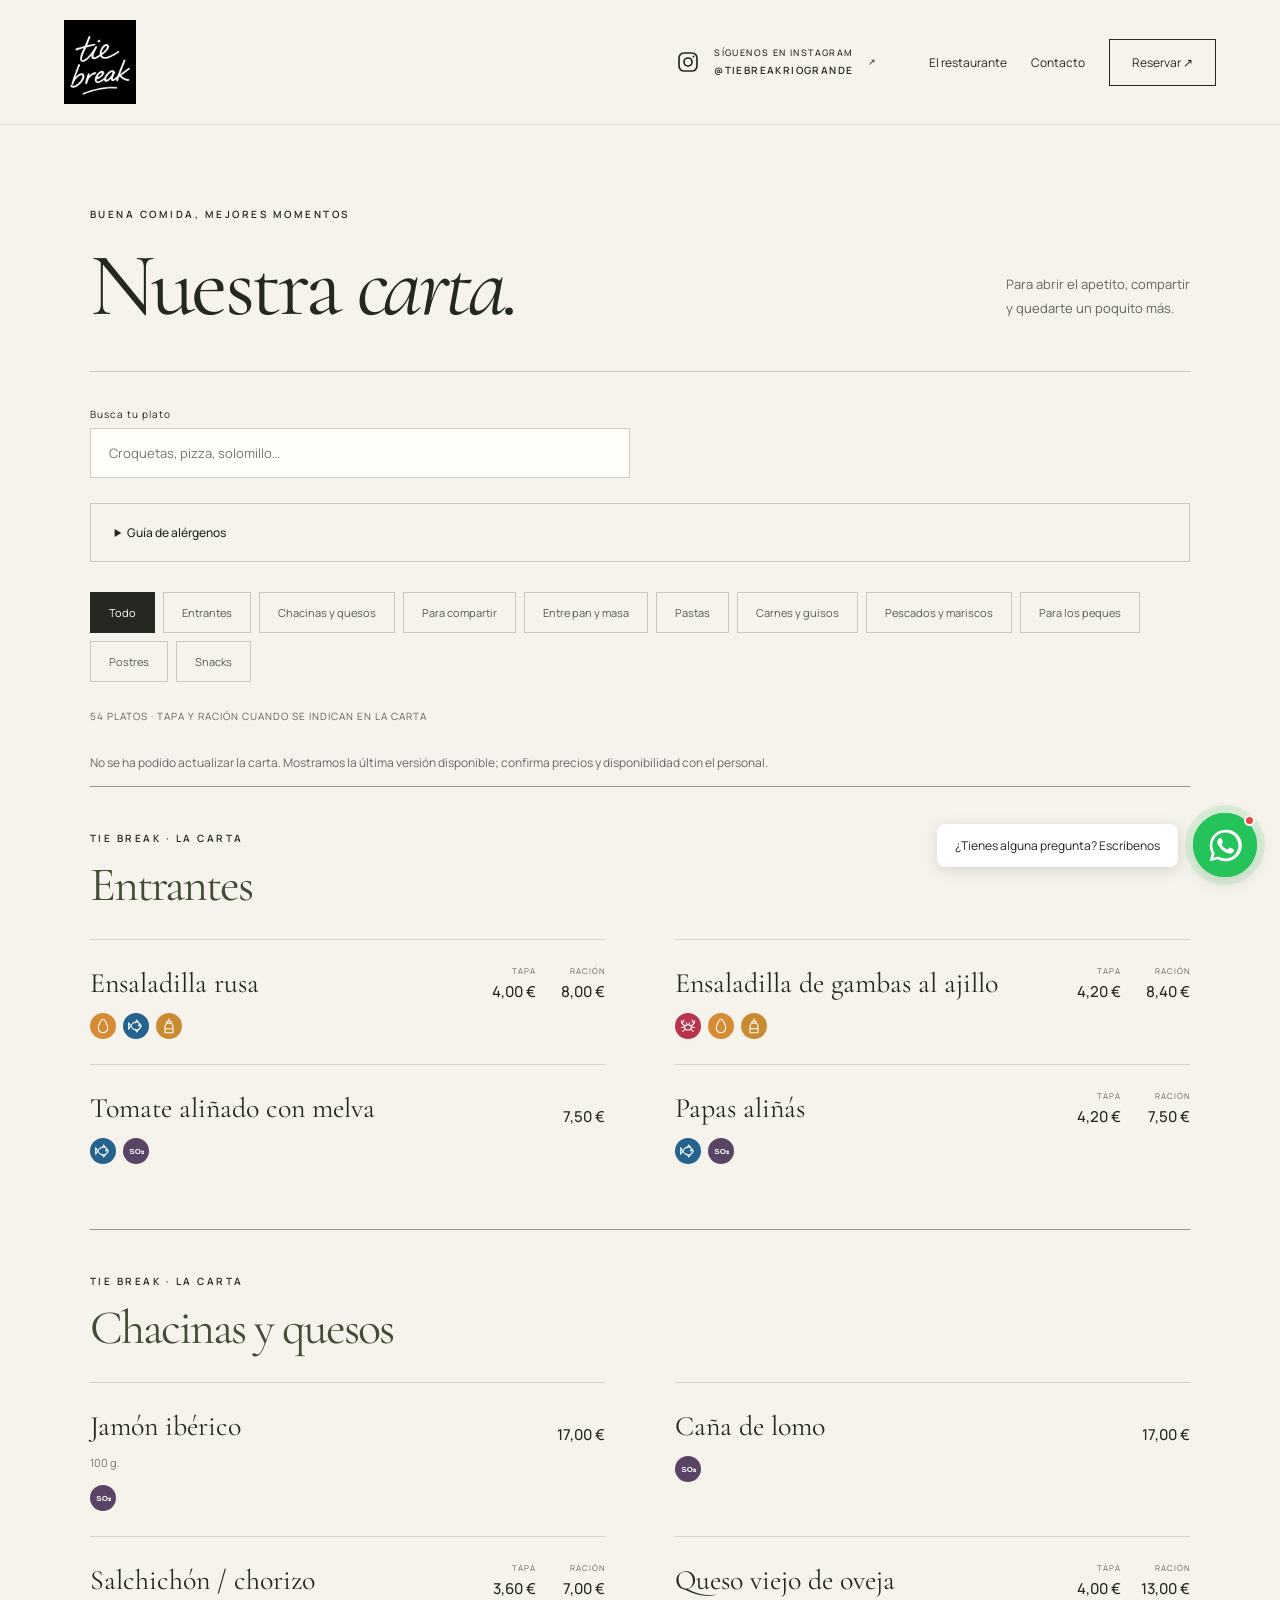
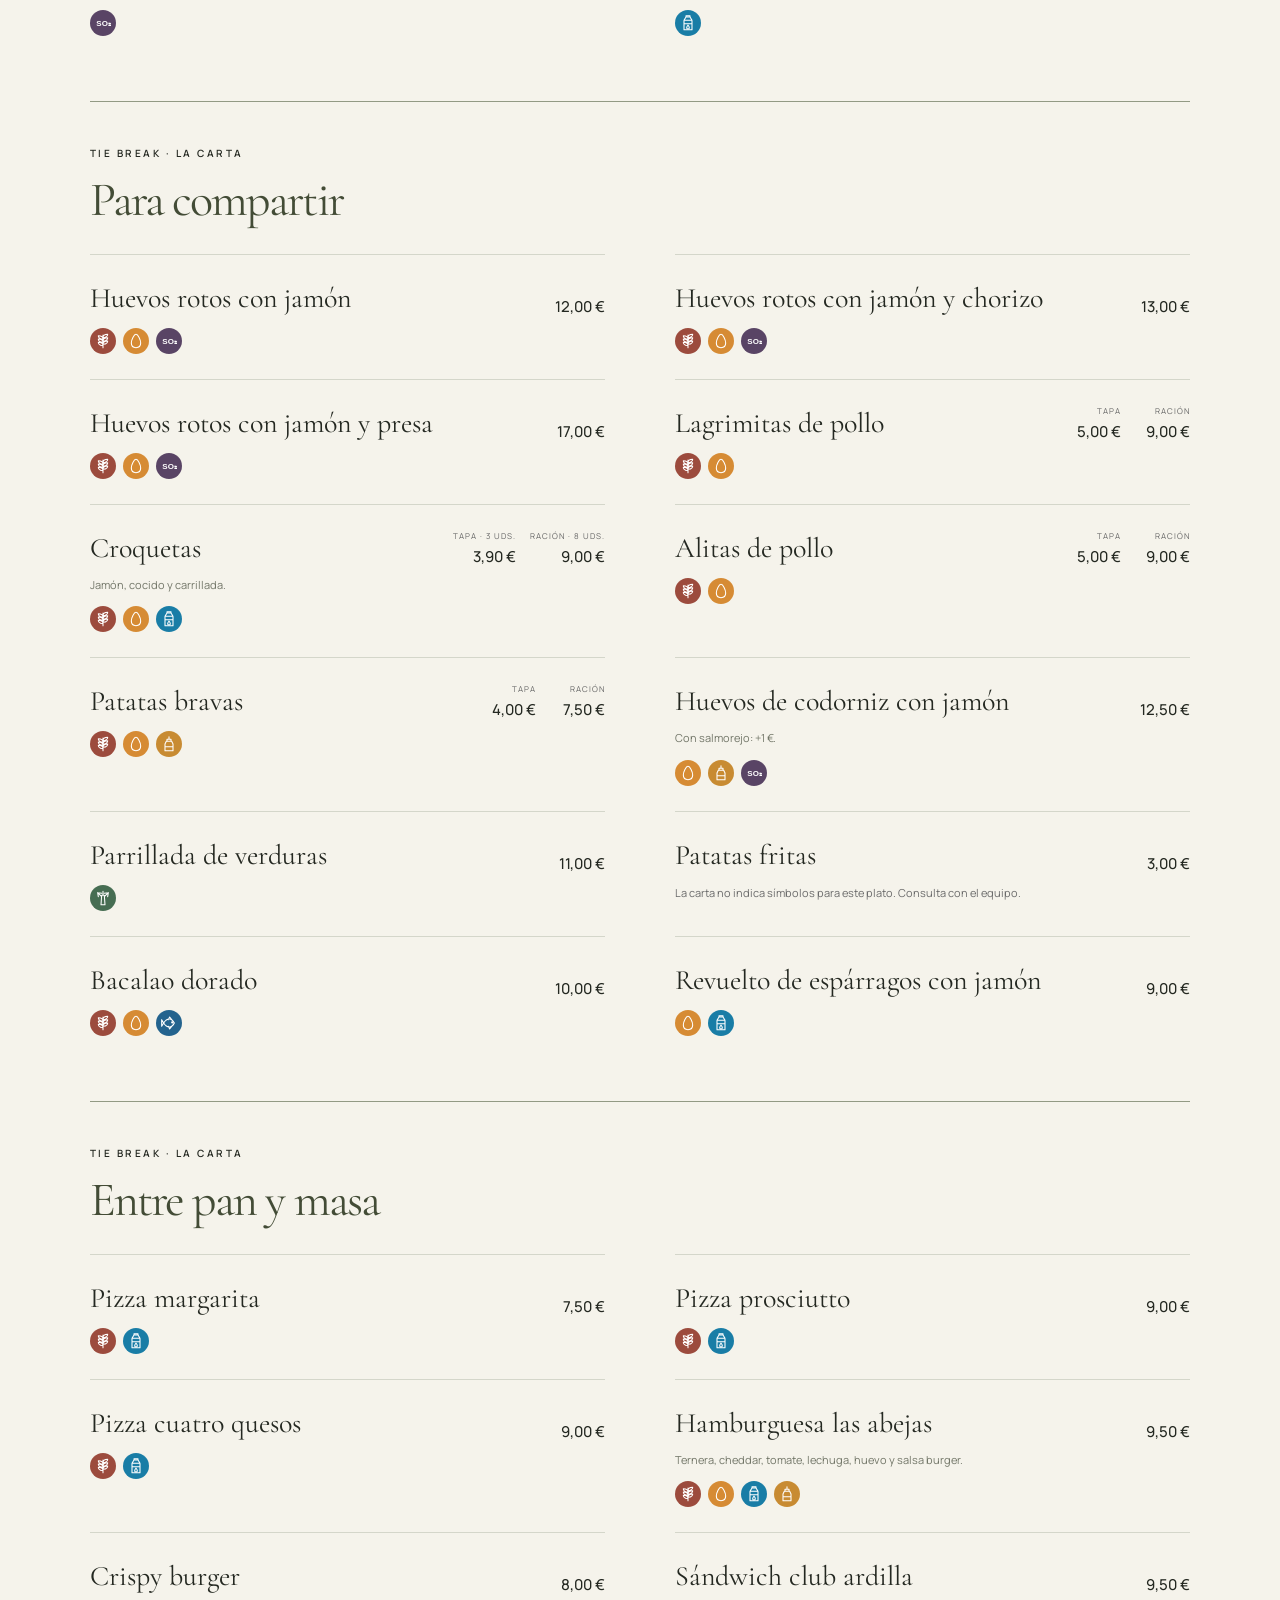
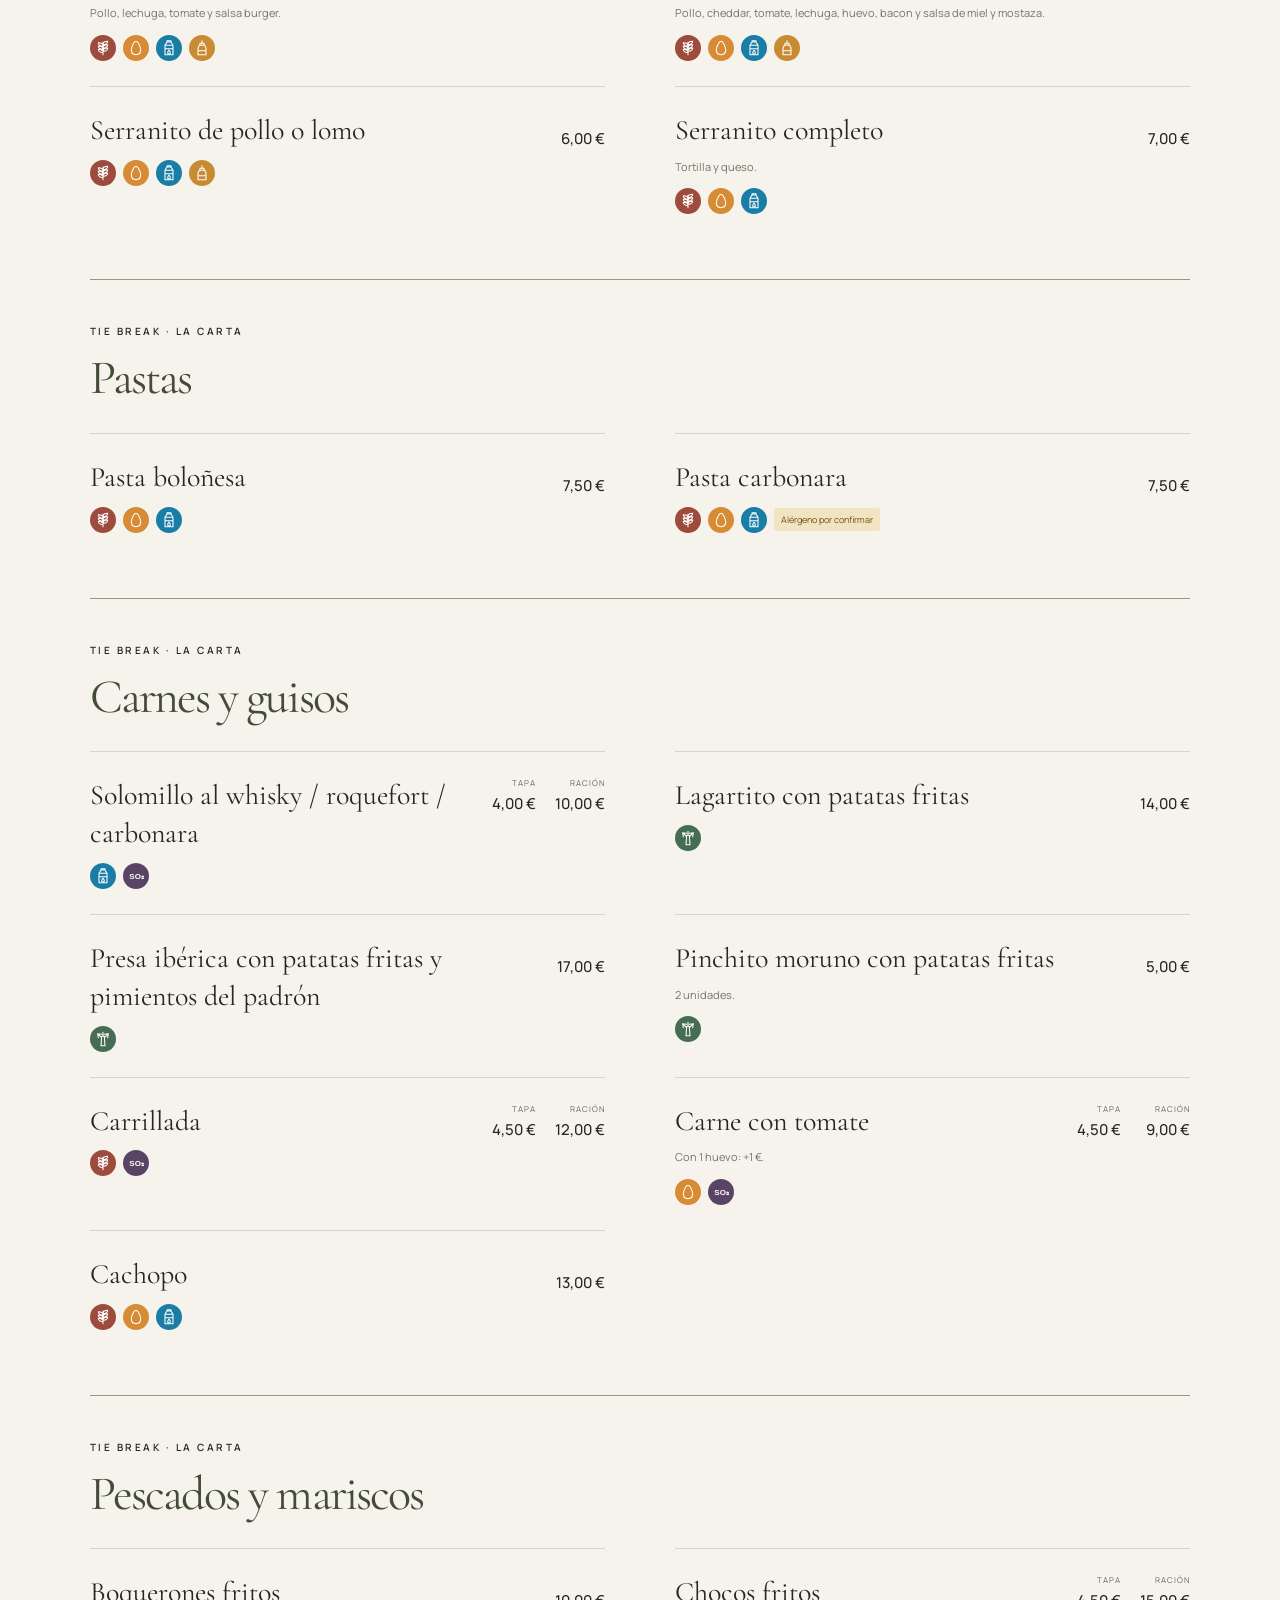
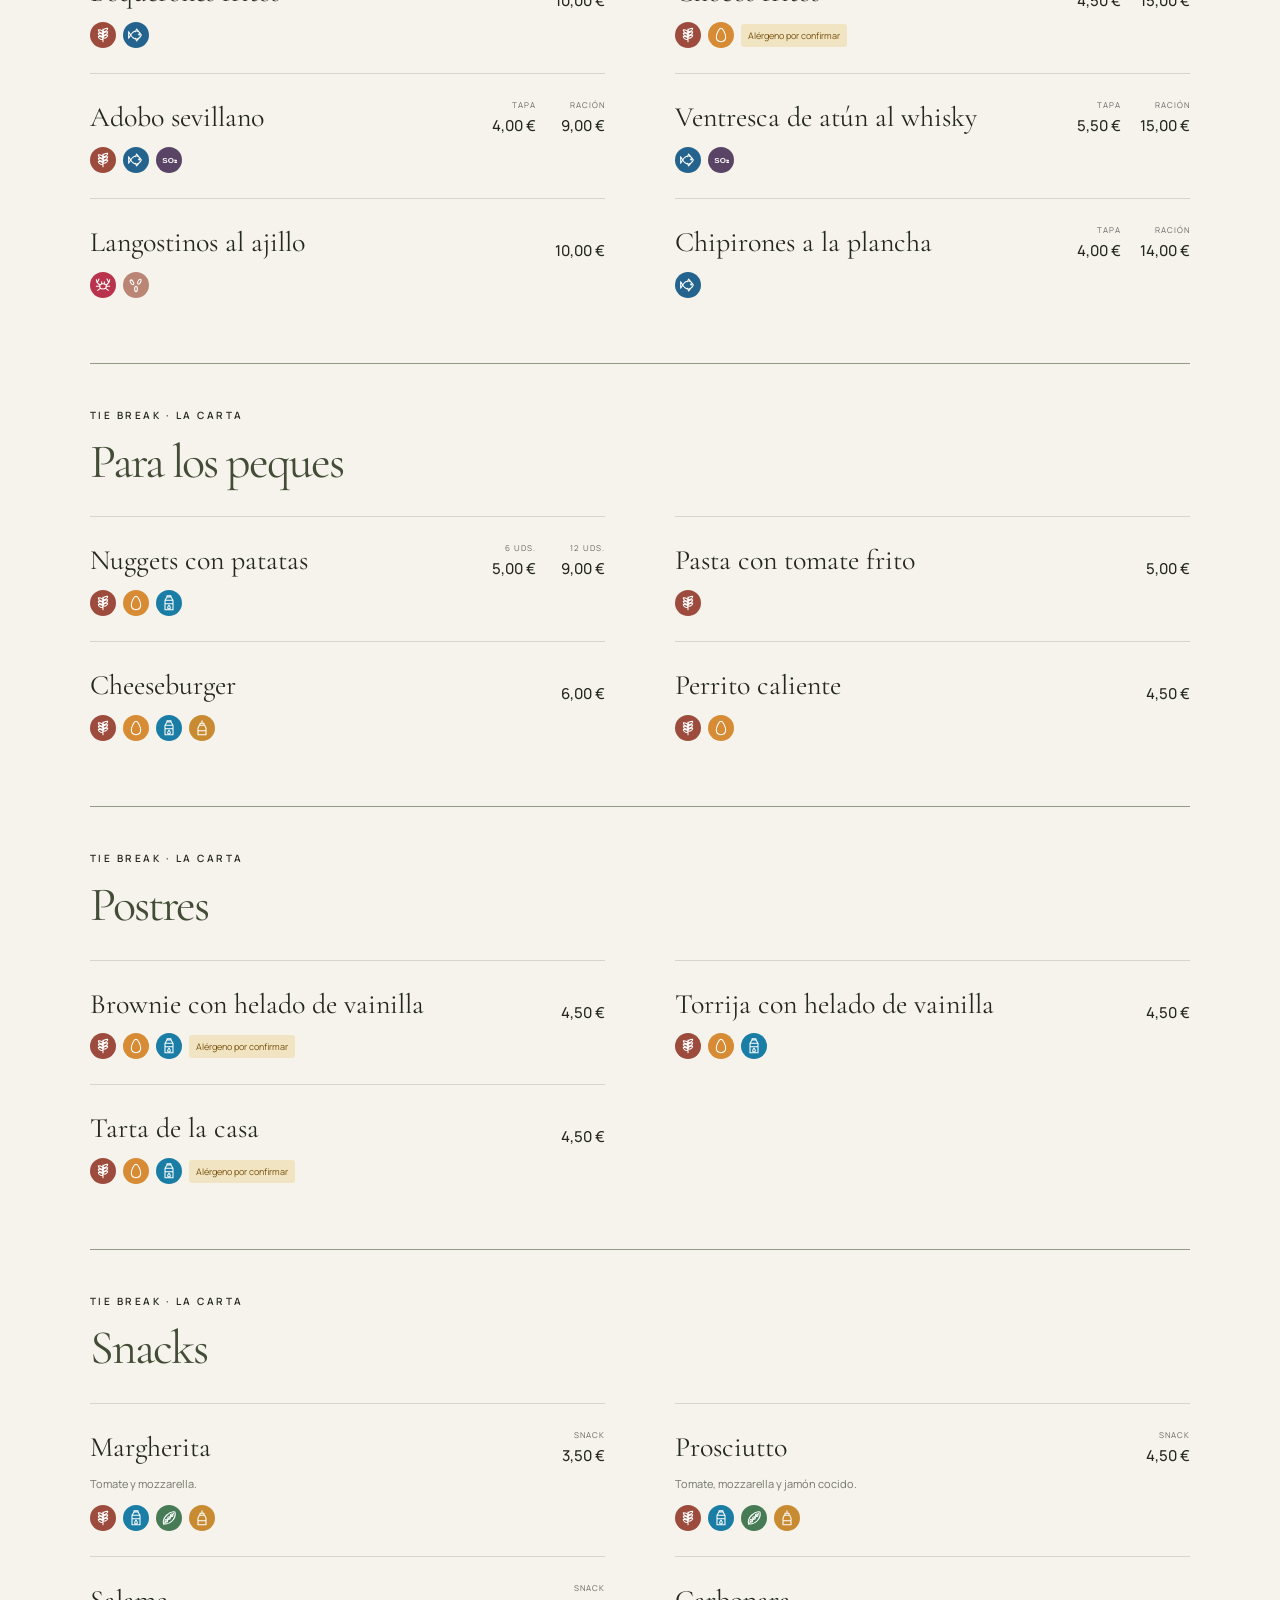
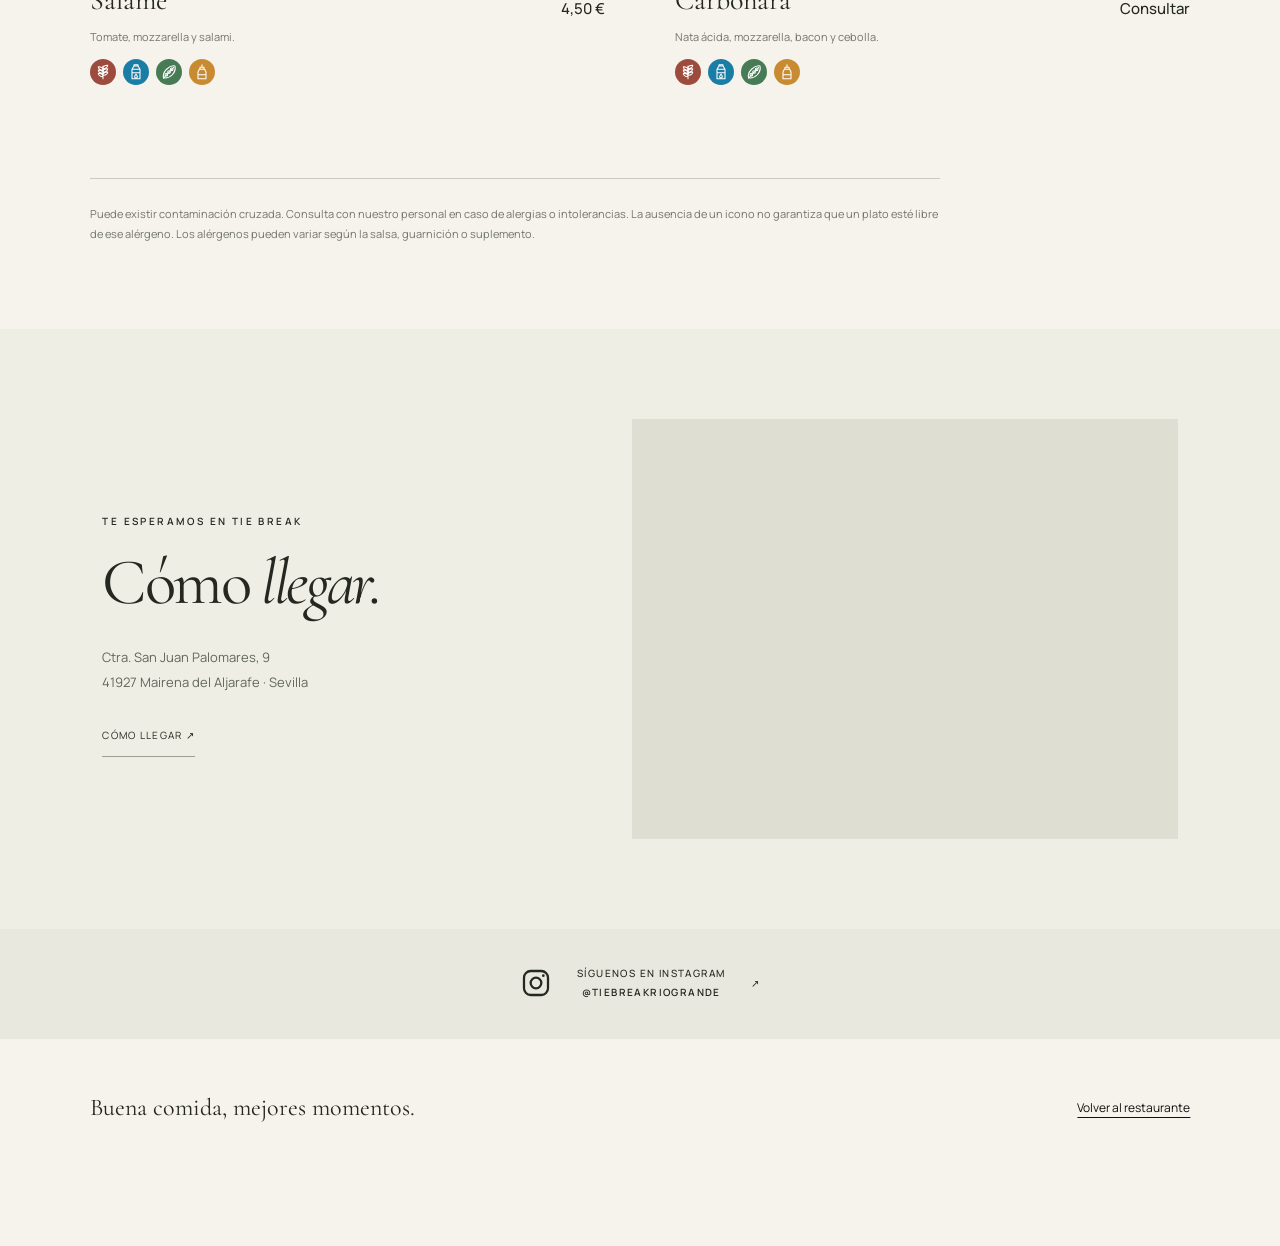
<file: carta.html>
<!doctype html><html lang="es"><head><meta charset="utf-8"><meta name="viewport" content="width=device-width,initial-scale=1"><meta name="theme-color" content="#111"><title>Nuestra carta · Tie Break</title><link rel="stylesheet" href="./style.css"><link rel="stylesheet" href="./menu.css?v=17"><link rel="stylesheet" href="./home.css"><link rel="stylesheet" href="./carta-design.css"><link rel="stylesheet" href="./contact.css?v=2"></head><body class="restaurant-home menu-home"><header class="home-header"><a class="home-brand" href="./" aria-label="Tie Break · Inicio"><img src="./assets/logo.jpg" alt="Tie Break"></a><div class="header-instagram"><a class="instagram-link" href="https://www.instagram.com/tiebreakriogrande/" target="_blank" rel="noopener noreferrer"><svg viewBox="0 0 24 24" fill="none" stroke="currentColor" stroke-width="1.7" aria-hidden="true"><rect x="3" y="3" width="18" height="18" rx="5"/><circle cx="12" cy="12" r="4"/><circle cx="17.5" cy="6.5" r="1" fill="currentColor" stroke="none"/></svg><span>SÍGUENOS EN INSTAGRAM<strong>@TIEBREAKRIOGRANDE</strong></span><span aria-hidden="true">↗</span></a></div><nav aria-label="Navegación principal"><a href="./">El restaurante</a><a href="#contacto">Contacto</a><a href="./#reservar" class="home-reserve">Reservar ↗</a></nav></header><main id="public" class="table-menu"><section class="menu-section" id="carta"><div class="section-heading"><div><p class="eyebrow">BUENA COMIDA, MEJORES MOMENTOS</p><h1>Nuestra <em>carta.</em></h1></div><p>Para abrir el apetito, compartir<br>y quedarte un poquito más.</p></div><div class="menu-toolbar"><label class="menu-search" for="menu-search">Busca tu plato<input id="menu-search" type="search" placeholder="Croquetas, pizza, solomillo…" autocomplete="off"></label></div><details class="allergen-details"><summary>Guía de alérgenos</summary><div class="allergen-legend" id="allergen-legend"></div><p class="muted">Símbolos transcritos de la carta facilitada. Los indicados como «por confirmar» necesitan revisión del local.</p></details><p class="allergen-message" id="allergen-message" role="status" aria-live="polite"></p><div class="filters" id="filters" role="group" aria-label="Categorías de la carta"></div><p class="menu-guide" id="menu-count" role="status" aria-live="polite"></p><p id="menu-live-status" class="muted" role="status"></p><div class="menu-catalogue" id="dishes"></div><p class="allergen-warning">Puede existir contaminación cruzada. Consulta con nuestro personal en caso de alergias o intolerancias. La ausencia de un icono no garantiza que un plato esté libre de ese alérgeno. Los alérgenos pueden variar según la salsa, guarnición o suplemento.</p></section></main><section class="contact-section" id="contacto"><div class="contact-copy"><p class="overline">TE ESPERAMOS EN TIE BREAK</p><h2>Cómo <em>llegar.</em></h2><address>Ctra. San Juan Palomares, 9<br>41927 Mairena del Aljarafe · Sevilla</address><a class="text-link" href="https://www.google.com/maps/search/?api=1&amp;query=Ctra.+San+Juan+Palomares%2C+9%2C+41927+Mairena+del+Aljarafe%2C+Sevilla" target="_blank" rel="noopener noreferrer">CÓMO LLEGAR ↗</a></div><iframe title="Ubicación de Tie Break en Google Maps" src="https://maps.google.com/maps?q=Ctra.%20San%20Juan%20Palomares%2C%209%2C%2041927%20Mairena%20del%20Aljarafe%2C%20Sevilla&amp;output=embed" loading="lazy" referrerpolicy="no-referrer-when-downgrade" allowfullscreen></iframe></section><section class="instagram-band"><a class="instagram-link" href="https://www.instagram.com/tiebreakriogrande/" target="_blank" rel="noopener noreferrer"><svg viewBox="0 0 24 24" fill="none" stroke="currentColor" stroke-width="1.7" aria-hidden="true"><rect x="3" y="3" width="18" height="18" rx="5"/><circle cx="12" cy="12" r="4"/><circle cx="17.5" cy="6.5" r="1" fill="currentColor" stroke="none"/></svg><span>SÍGUENOS EN INSTAGRAM<strong>@TIEBREAKRIOGRANDE</strong></span><span aria-hidden="true">↗</span></a></section><footer class="compact-footer"><p>Buena comida, mejores momentos.</p><a class="quiet" href="./">Volver al restaurante</a></footer><script src="./menu-data.js"></script><script src="./menu.js?v=17"></script><a class="whatsapp-float" href="https://wa.me/34663781595?text=Hola%2C%20%C2%BFqu%C3%A9%20tal%3F%20Estoy%20interesad%40%20en%20tener%20m%C3%A1s%20informaci%C3%B3n%20sobre%20su%20restaurante%20o%20hacer%20una%20reserva." target="_blank" rel="noopener noreferrer" aria-label="Contactar por WhatsApp al +34 663 781 595"><span class="whatsapp-label">¿Tienes alguna pregunta? Escríbenos</span><span class="whatsapp-circle"><span class="whatsapp-dot" aria-hidden="true"></span><svg viewBox="0 0 32 32" fill="currentColor" aria-hidden="true"><path d="M16 3a13 13 0 0 0-11.3 19.4L3 29l6.8-1.8A13 13 0 1 0 16 3Zm0 23.7a10.7 10.7 0 0 1-5.5-1.5l-.4-.2-4 1.1 1.1-3.9-.3-.4A10.7 10.7 0 1 1 16 26.7Zm5.9-8c-.3-.2-1.9-.9-2.2-1s-.5-.2-.7.2-.8 1-1 1.2-.4.2-.7.1a8.8 8.8 0 0 1-2.6-1.6 10 10 0 0 1-1.8-2.3c-.2-.3 0-.5.1-.7l.5-.6.3-.5c.1-.2 0-.4 0-.6l-1-2.4c-.3-.6-.6-.5-.8-.5h-.7c-.2 0-.6.1-.9.4-.3.4-1.2 1.2-1.2 2.8s1.2 3.1 1.4 3.3 2.4 3.8 5.8 5.3c.8.3 1.5.6 2 .7.8.2 1.5.2 2.1.1.6-.1 1.9-.8 2.2-1.6s.3-1.5.2-1.6-.3-.2-.6-.4Z"/></svg></span></a><script src="./menu-live.js?v=18"></script></body></html>
</file>
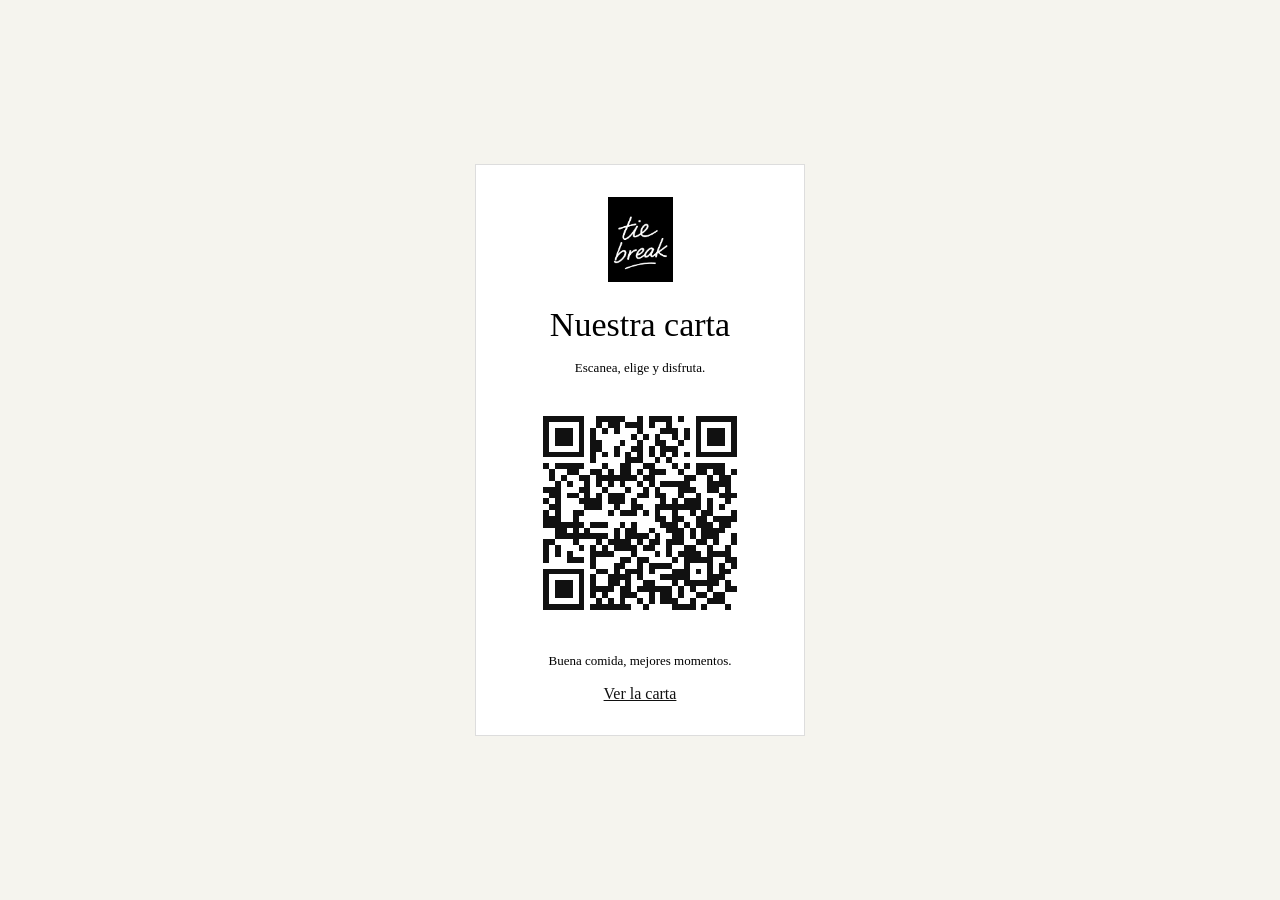
<file: qr/mesa.html>
<!doctype html><html lang="es"><head><meta charset="utf-8"><meta name="viewport" content="width=device-width,initial-scale=1"><title>Tiebreak · Carta de mesa</title><style>body{font:16px Georgia,serif;background:#f5f4ee;margin:0;display:grid;place-items:center;min-height:100vh}.card{background:white;border:1px solid #ddd;text-align:center;width:280px;padding:32px 24px}.logo{width:65px;height:85px;object-fit:cover}h1{font-size:34px;font-weight:400;margin:20px 0 12px}.qr{width:240px;height:240px}p{font-size:13px;line-height:1.7}a{color:#111}@media print{body{background:white;display:block}.card{margin:20mm auto;border:1px solid #bbb}}</style></head><body><article class="card"><img class="logo" src="../assets/logo.jpg" alt="Tie Break"><h1>Nuestra carta</h1><p>Escanea, elige y disfruta.</p><img class="qr" src="carta.svg" alt="Código QR de la carta de Tiebreak"><p>Buena comida, mejores momentos.</p><a href="https://gonzalopadilla-shop.github.io/tiebreak-web/carta.html">Ver la carta</a></article></body></html>
</file>
<file: style.css>
@import url('https://fonts.googleapis.com/css2?family=DM+Sans:wght@400;500;600;700&family=Playfair+Display:wght@400;500;600&display=swap');
:root{--green:#153d32;--cream:#f6f4ec;--lime:#dfedaf;--muted:#6b736b}*{box-sizing:border-box}html{scroll-behavior:smooth;scroll-padding-top:100px}body{margin:0;background:var(--cream);color:var(--green);font:15px 'DM Sans',sans-serif}button,input,select,textarea{font:inherit}button,a,input,select,textarea{touch-action:manipulation}a{color:inherit;text-decoration:none}button{cursor:pointer}button:focus-visible,a:focus-visible{outline:3px solid #a0b744;outline-offset:4px}.demo{background:var(--green);color:#e4eccf;text-align:center;padding:9px 15px;font-size:11px;letter-spacing:1px}header{padding:23px 5%;display:flex;align-items:center;justify-content:space-between;background:var(--cream)}.brand{font-size:38px;letter-spacing:-3px;font-style:italic;font-family:Georgia,serif;font-weight:bold}.brand span{display:block;font:8px 'DM Sans',sans-serif;letter-spacing:2px;margin-top:5px}nav{display:flex;align-items:center;gap:28px;font-size:13px}.button{display:inline-block;background:var(--green);color:white;border:0;border-radius:3px;padding:17px 24px;font-weight:500}.small{padding:13px 18px}.quiet{border:0;background:transparent;color:var(--green);font-size:12px;text-decoration:underline;text-underline-offset:5px}.hero{position:relative;min-height:650px;height:76vh;max-height:900px;color:white;margin:0 20px;overflow:hidden}.hero-photo,.hero-shade{position:absolute;width:100%;height:100%;object-fit:cover}.hero-shade{background:linear-gradient(90deg,#08251de8,#08251d60 70%,#08251d20)}.hero-copy{position:relative;padding:100px 6%;max-width:850px}.eyebrow{font-size:10px;letter-spacing:2.5px;font-weight:600;line-height:1.8}h1,h2,h3{font-family:'Playfair Display',Georgia,serif;font-weight:400}h1{font-size:clamp(42px,5.7vw,82px);line-height:1.08;letter-spacing:-2px;margin:22px 0}h2{font-size:clamp(35px,4vw,56px);line-height:1.12;margin:14px 0 25px}.hero-copy>p:not(.eyebrow){line-height:1.9;color:#e3e7de;margin-bottom:32px}.hero .button{background:var(--lime);color:var(--green)}.hero-link{margin-left:28px;font-size:13px;border-bottom:1px solid #ffffff70;padding-bottom:7px}.hero-foot{position:absolute;bottom:28px;left:6%;right:6%;display:flex;justify-content:space-between;border-top:1px solid #ffffff40;padding-top:20px;font-size:10px;letter-spacing:1.5px}.intro{position:relative;text-align:center;padding:90px 20px;max-width:720px;margin:auto}.intro>p:not(.eyebrow){max-width:490px;margin:auto;line-height:1.9;color:var(--muted)}.intro img{width:42px;height:72px;object-fit:cover;margin-top:25px}.menu-section{padding:65px 6% 80px;background:#eceee4}.section-heading{display:flex;align-items:end;justify-content:space-between}.section-heading>p{line-height:1.8;color:var(--muted);font-size:13px}.filters,.tabs{display:flex;gap:8px;flex-wrap:wrap;margin:20px 0 30px}.filters button,.tabs button{border:1px solid #c4cdbe;background:transparent;color:var(--green);border-radius:30px;padding:11px 21px}.filters .active,.tabs .active{background:var(--green);color:white;border-color:var(--green)}.dish-grid{display:grid;grid-template-columns:repeat(3,1fr);gap:26px}.dish{background:var(--cream)}.dish img{width:100%;height:230px;object-fit:cover}.dish-body{padding:22px}.dish-title{display:flex;justify-content:space-between;gap:15px}.dish h3{font-size:24px;margin:0}.dish p{font-size:13px;color:var(--muted);line-height:1.7;margin-bottom:0}.tag{font-size:9px;letter-spacing:1px;display:block;margin-bottom:10px;color:#6c7952}.muted{color:var(--muted);font-size:12px;line-height:1.8}.reservation{padding:90px 8%;display:grid;grid-template-columns:1fr 1fr;gap:80px;background:var(--green);color:var(--cream)}.reservation p{line-height:1.8}.reservation-note{font-size:12px;line-height:1.8;max-width:330px;color:#c5d4c7;margin-top:40px}label{display:block;font-size:12px;margin-bottom:17px}input,select,textarea{display:block;width:100%;border:1px solid #c9d1c3;background:#fffdf6;color:var(--green);padding:12px;border-radius:3px;margin-top:7px;min-width:0}textarea{resize:vertical;min-height:75px}.form-row{display:flex;gap:14px}.form-row>*{flex:1;min-width:0}.reservation .button{background:var(--lime);color:var(--green);width:100%}footer{padding:40px 6%;display:flex;justify-content:space-between;align-items:center;gap:20px}footer p,footer span{font-size:11px}#team{padding:50px 6%;min-height:80vh}.team-heading{display:flex;align-items:center;justify-content:space-between;gap:25px}.team-heading h1{font-size:50px}.notice{padding:16px;background:#e6e8d8;border-left:3px solid #86975a;font-size:12px;line-height:1.7}.stats{display:grid;grid-template-columns:repeat(4,1fr);gap:15px;margin-bottom:25px}.stat,.panel{background:white;padding:25px;border:1px solid #dfe3d8;border-radius:5px}.stat strong{font:40px Georgia;display:block;margin-top:14px}.stat span{font-size:12px;color:var(--muted)}.panel{margin-bottom:20px}.panel h2{font-size:29px}.panel h3{font-size:23px}.table-wrap{overflow:auto}table{width:100%;border-collapse:collapse;text-align:left;white-space:nowrap;font-size:13px}th,td{padding:14px 10px;border-bottom:1px solid #e5e9df}th{font-size:10px;text-transform:uppercase;letter-spacing:1px;color:var(--muted)}td button{background:#eef1e7;color:var(--green);border:1px solid #d4ddce;padding:7px 12px;border-radius:3px;margin:2px}.badge{display:inline-block;padding:5px 10px;border-radius:20px;background:#e9efdc;font-size:11px}.warning{background:#fff0d4;color:#82530a}.team-form{max-width:800px}.split{display:grid;grid-template-columns:1fr 1fr;gap:22px}#toast{position:fixed;bottom:25px;right:25px;background:var(--green);color:white;padding:16px 24px;border-radius:4px;box-shadow:0 4px 25px #0003;display:none;max-width:85vw;z-index:20}[hidden]{display:none!important}@media(min-width:1500px){body{max-width:1800px;margin:auto}}@media(max-width:900px){nav{gap:14px}.hero-copy{padding-top:95px}.dish-grid{grid-template-columns:repeat(2,1fr)}.reservation{gap:30px;padding:60px 6%}.stats{grid-template-columns:repeat(2,1fr)}.split{grid-template-columns:1fr}footer{flex-wrap:wrap}}@media(max-width:600px){header{padding:16px 5%;align-items:flex-start}.brand{font-size:31px}nav{justify-content:flex-end;flex-wrap:wrap;max-width:210px;gap:13px}nav>a:first-child,nav>a:nth-child(2){display:none}nav .button{font-size:11px;padding:10px}.quiet{font-size:11px}.demo{font-size:9px;letter-spacing:.3px}.hero{margin:0 10px;min-height:590px;height:78vh}.hero-copy{padding:80px 7%}.hero-copy h1{font-size:48px}.hero-link{display:block;width:max-content;margin:24px 0}.hero-foot span:last-child{display:none}.hero-foot{font-size:8px}.intro{padding:65px 25px}.section-heading{display:block}.dish-grid{grid-template-columns:1fr;gap:18px}.dish img{height:240px}.filters{gap:6px}.filters button{padding:9px 13px;font-size:12px}.reservation{grid-template-columns:1fr;gap:30px}.reservation-note{margin-top:20px}.form-row{flex-wrap:wrap}.form-row label{flex-basis:40%}.team-heading{display:block}.team-heading h1{font-size:39px}.team-heading .button{margin-bottom:25px}.panel{padding:17px}.stat{padding:18px}.tabs button{font-size:12px;padding:10px 14px}footer{display:block}footer span{line-height:1.8;display:block}}

/* Tie Break brand: original white mark on black. */
:root{--green:#111;--cream:#faf9f6;--lime:#fff;--muted:#686868}
.brand-logo{display:flex;align-items:center;gap:18px;letter-spacing:0}.brand-logo img{width:65px;height:72px;object-fit:cover;object-position:center;background:#000;border-radius:2px}.brand-logo span{max-width:150px;line-height:1.8;letter-spacing:2px;font-size:8px}
.hero-shade{background:linear-gradient(90deg,#000e,#0007 70%,#0003)}.hero-copy>p:not(.eyebrow){color:#e8e8e8}.demo{color:#eee}.menu-section{background:#eee}.filters button,.tabs button{border-color:#ccc}.reservation-note{color:#d4d4d4}.notice{background:#eee;border-color:#111}.badge{background:#ececec}.badge.warning{background:#f2e5c7}.team-tools{display:flex;align-items:center;gap:22px;flex-wrap:wrap;margin:20px 0;font-size:12px}.team-tools span{margin-right:auto;color:#666}.booking-privacy{color:#ddd}.email-preview{margin:18px 0;padding:16px;border:1px solid #ddd;background:#fafafa}.email-preview summary{cursor:pointer;font-size:12px;line-height:1.8}.email-preview pre{white-space:pre-wrap;overflow-wrap:anywhere;font:13px/1.8 'DM Sans',sans-serif}.panel p{line-height:1.8}.panel .notice a{text-decoration:underline}.panel ol{padding-left:20px;line-height:2}button:disabled{opacity:.55;cursor:wait}
dialog{border:1px solid #ddd;border-radius:8px;padding:36px;max-width:470px;width:calc(100% - 30px);color:#111;background:#faf9f6}dialog::backdrop{background:#0009}.dialog-close{position:absolute;right:15px;top:10px;border:0;background:none;font-size:30px}.login-logo{height:100px;width:72px;object-fit:cover}dialog h2{font-size:36px}dialog p{line-height:1.8;font-size:13px}dialog .button{margin-top:16px;width:100%;text-align:center}
@media(max-width:600px){.brand-logo img{width:50px;height:60px}.brand-logo span{display:none}nav{max-width:230px}.team-tools{gap:16px}.hero-copy{padding-top:75px}.email-preview{padding:12px}}

/* Public menu and staff space have separate entry points. */
.compact-header{border-bottom:1px solid #deded7}.table-menu .menu-section{padding-top:42px;min-height:75vh}.compact-footer{padding-top:24px;padding-bottom:24px;border-top:1px solid #deded7}.staff-welcome{min-height:75vh;display:grid;place-items:center;padding:45px 20px}.staff-login-card{max-width:520px;width:100%;background:white;border:1px solid #ddd;padding:45px}.staff-login-card h1{font-size:52px}.staff-login-card>p{line-height:1.8}.staff-login-card .button{display:block;text-align:center;margin:25px 0}.staff-access-note{font-size:11px;color:#777}.staff-login-card .button[hidden]{display:none}@media(max-width:600px){.compact-header{align-items:center}.staff-login-card{padding:30px 24px}.staff-login-card h1{font-size:40px}.table-menu .menu-section{padding-top:28px}}
</file>
<file: menu.css>
.menu-toolbar{display:flex;align-items:center;justify-content:space-between;gap:24px;flex-wrap:wrap;margin:24px 0}.menu-search{max-width:440px;flex:1;min-width:230px;margin:0}.menu-search input{background:#fff;margin-top:7px;border-color:#ccc}.menu-reference-links{display:flex;gap:16px;flex-wrap:wrap;font-size:12px}.menu-reference-links a{text-decoration:underline;text-underline-offset:5px}.menu-guide{font-size:12px;line-height:1.8;color:#626262}.menu-catalogue{display:block}.menu-category{padding:30px 0 10px;border-top:1px solid #ccd0c6}.menu-category-title{margin-bottom:20px}.menu-category-title h3{font-size:36px;margin:5px 0 12px;line-height:1.2}.menu-items{display:grid;grid-template-columns:repeat(2,minmax(0,1fr));column-gap:42px}.menu-item{display:flex;justify-content:space-between;gap:18px;padding:22px 0;border-top:1px solid #d6d8d0}.menu-item-main{flex:1;min-width:0}.menu-item h4{font-family:'Playfair Display',Georgia,serif;font-size:23px;font-weight:400;line-height:1.35;margin:0 0 8px}.menu-item p{font-size:12px;line-height:1.7;color:#666;margin:0 0 12px}.menu-prices{display:flex;gap:14px;align-items:start;flex-shrink:0;text-align:right}.menu-prices>div{display:flex;flex-direction:column;min-width:55px}.menu-prices span{font-size:9px;text-transform:uppercase;letter-spacing:.7px;min-height:16px;color:#666}.menu-prices strong{font-size:14px;white-space:nowrap;font-weight:600}.allergen-row{display:flex;align-items:center;gap:7px;flex-wrap:wrap;margin-top:10px}.allergen-badge{position:relative;display:inline-flex;align-items:center;justify-content:center;flex-shrink:0;width:30px;height:30px;min-width:30px;border:0;border-radius:50%;background:var(--allergen-color);color:#fff;cursor:help;padding:6px}.allergen-badge svg{width:100%;height:100%}.allergen-tooltip{display:none;position:absolute;z-index:5;bottom:calc(100% + 7px);left:50%;transform:translateX(-50%);background:#111;color:white;padding:5px 9px;font-size:11px;white-space:nowrap;border-radius:3px;pointer-events:none}.allergen-badge:hover .allergen-tooltip,.allergen-badge:focus .allergen-tooltip{display:block}.allergen-review{font-size:10px;color:#77500a;background:#f1e4c3;padding:5px 7px;border-radius:3px}.allergen-unspecified{font-size:11px;color:#6b6b6b;line-height:1.5}.allergen-details{background:#fff;padding:22px;margin:15px 0 26px;border:1px solid #d6d8d0}.allergen-details summary{font-weight:600;font-size:13px;cursor:pointer}.allergen-legend{display:grid;grid-template-columns:repeat(4,minmax(0,1fr));gap:16px 20px;margin-top:24px}.legend-item{display:flex;align-items:center;gap:9px;font-size:11px}.allergen-message{font-size:12px;min-height:22px;line-height:1.8;margin:16px 0 0;color:#555}.allergen-message:empty{display:none}.menu-empty{padding:30px;text-align:center;background:white}.allergen-warning{font-size:12px;line-height:1.8;color:#555;max-width:850px;margin-top:28px}.menu-section .section-heading>p{max-width:370px}.menu-section .filters{margin-bottom:22px}.menu-section .filters button{font-size:12px;padding:10px 16px}.menu-reference-links a:hover{text-decoration-thickness:2px}
@media(max-width:1100px){.menu-items{grid-template-columns:1fr}.menu-item{padding:22px 0}.menu-category-title h3{font-size:32px}.menu-item h4{font-size:24px}}
@media(max-width:600px){.menu-toolbar{gap:15px}.menu-search{max-width:none;flex-basis:100%}.menu-prices{gap:10px;flex-direction:column}.menu-prices>div{min-width:66px}.menu-prices span{font-size:8px}.menu-prices strong{font-size:14px}.menu-item{gap:12px}.menu-item h4{font-size:21px}.allergen-legend{grid-template-columns:repeat(2,minmax(0,1fr));gap:16px}.allergen-details{padding:17px}.menu-section .filters{gap:7px}.menu-section .filters button{font-size:11px;padding:9px 12px}.allergen-badge{width:32px;height:32px;min-width:32px}.menu-category{padding-top:24px}.menu-section{padding-top:42px}}

.menu-dish-photo{width:96px;height:96px;object-fit:cover;flex-shrink:0;border-radius:3px}.menu-item:has(.menu-dish-photo){align-items:start}@media(max-width:600px){.menu-dish-photo{width:72px;height:72px}.menu-item:has(.menu-dish-photo){flex-wrap:wrap}.menu-item:has(.menu-dish-photo) .menu-item-main{flex-basis:calc(100% - 90px)}.menu-item:has(.menu-dish-photo) .menu-prices{margin-left:84px;flex-direction:row}}

.set-menu-courses{border-left:2px solid #c8cdb9;padding-left:18px;margin:20px 0}.set-menu-courses>div+div{margin-top:18px}.set-menu-courses strong{font-size:11px;letter-spacing:1px;text-transform:uppercase;color:#4f5941}.menu-item .set-menu-courses p{margin:7px 0 0;line-height:1.9}

.public-course-options{display:grid;gap:18px;margin-top:14px}.public-course-dish{display:flex;align-items:start;gap:14px}.public-course-dish>img{width:80px;height:80px;object-fit:cover;border-radius:3px;flex-shrink:0}.public-course-dish h5{font-family:inherit;font-size:15px;line-height:1.6;margin:0;font-weight:500}.public-course-dish .allergen-badge{width:24px!important;height:24px!important;min-width:24px!important}.public-course-dish .allergen-row{margin-top:8px}@media(max-width:600px){.public-course-dish>img{width:64px;height:64px}.public-course-dish{gap:10px}}
</file>
<file: home.css>
@import url('https://fonts.googleapis.com/css2?family=Cormorant+Garamond:ital,wght@0,400;0,500;0,600;1,400;1,500&family=Manrope:wght@400;500;600;700&display=swap');
.restaurant-home{--paper:#f5f3eb;--ink:#242821;--accent:#666c51;background:var(--paper);color:var(--ink);font-family:Manrope,Arial,sans-serif;max-width:none}.restaurant-home h1,.restaurant-home h2,.restaurant-home h3{font-family:'Cormorant Garamond',Georgia,serif;font-weight:400;letter-spacing:-.04em}.restaurant-home em{font-weight:400}.home-header{padding:20px 5%;min-height:120px;background:var(--paper);border-bottom:1px solid #deded3}.home-brand{display:inline-flex}.home-brand img{width:72px;height:84px;object-fit:cover}.home-header nav{gap:36px;font-size:12px}.home-header nav a{padding:12px 0}.home-header .home-reserve{padding:14px 22px;border:1px solid var(--ink)}.home-reserve span{margin-left:28px}.home-hero{position:relative;margin:26px 3%;height:720px;max-height:82svh;min-height:540px;display:grid;place-items:center;color:var(--ink);overflow:hidden}.cover-photo{position:absolute;width:100%;height:100%;object-fit:cover}.home-hero:before{content:'';position:absolute;inset:0;background:#0003;z-index:1}.hero-center{position:relative;z-index:2;text-align:center;background:#f5f3ebec;padding:48px 64px;max-width:calc(100% - 48px)}.overline{font:600 10px/1.8 Manrope,Arial,sans-serif;letter-spacing:2.4px}.hero-center h1{font-size:clamp(50px,5.3vw,84px);line-height:.98;margin:25px 0}.hero-center>p:not(.overline){font-size:12px;margin:22px 0 28px}.editorial-button{display:inline-flex;align-items:center;justify-content:space-between;gap:50px;padding:18px 26px;background:var(--ink);color:#fff;font-size:10px;letter-spacing:1.4px;border:1px solid var(--ink);transition:background .2s}.editorial-button:hover{background:var(--accent)}.hero-bottom{position:absolute;z-index:2;bottom:24px;left:28px;right:28px;display:flex;justify-content:space-between;color:white;font-size:9px;letter-spacing:1.5px}.home-welcome{text-align:center;padding:110px 24px 120px;max-width:900px;margin:auto}.home-welcome h2{font-size:clamp(44px,5vw,76px);margin:22px 0 32px;line-height:1.02}.welcome-text{max-width:550px;margin:0 auto 34px;font-size:14px;line-height:1.9;color:#62665b}.welcome-text p+p{margin-top:16px}.text-link{display:inline-flex;gap:45px;border-bottom:1px solid #9c9f91;padding-bottom:12px;font-size:10px;letter-spacing:1.3px;line-height:1.8}.home-story{display:grid;grid-template-columns:1fr 1fr;background:#e8e8de}.story-image{position:relative;min-height:610px}.story-image img{width:100%;height:100%;position:absolute;object-fit:cover}.story-image>span{position:absolute;bottom:25px;left:30px;color:white;font-size:9px;letter-spacing:2px}.story-copy{padding:90px 12%;align-self:center}.story-copy h2{font-size:clamp(42px,4.3vw,68px);line-height:1.04;margin:25px 0}.story-copy>p:not(.overline){font-size:14px;line-height:1.9;color:#62665b;margin-bottom:35px}.home-menu{padding:110px 8%;display:grid;grid-template-columns:1fr 1.2fr;gap:12%}.menu-intro h2{font-size:70px;line-height:.95;margin:24px 0}.menu-intro>p:not(.overline){font-size:13px;line-height:1.9;max-width:320px;color:#62665b;margin:30px 0}.qr-preview{display:block;font-size:10px;margin-top:20px;text-decoration:underline;text-underline-offset:4px}.menu-chapters{align-self:center}.menu-chapters>a{display:flex;align-items:center;gap:25px;border-top:1px solid #c9cbbf;padding:32px 0}.menu-chapters>a:last-child{border-bottom:1px solid #c9cbbf}.menu-chapters>a>span{font-size:10px;color:#777}.menu-chapters h3{font-size:36px;margin:0 0 8px;line-height:1}.menu-chapters p{font-size:11px;color:#62665b;line-height:1.7;margin:0}.menu-chapters b{margin-left:auto;font-weight:400;font-size:20px}.home-quote{background:#e8e8de;text-align:center;padding:85px 8%}.home-quote h2{font-size:clamp(54px,6vw,90px);line-height:1.05;margin:25px 0 55px}.experience-list{display:grid;grid-template-columns:repeat(3,1fr);max-width:1000px;margin:auto;gap:25px}.experience-list>div+div{border-left:1px solid #c6cabb}.experience-list span{font-size:9px;letter-spacing:2px}.experience-list p{font-size:12px;line-height:1.9;color:#62665b}.restaurant-home .reservation{background:var(--paper);color:var(--ink);padding:100px 8%;gap:10%;border-bottom:1px solid #d7d9ce}.restaurant-home .reservation h2{font-size:72px;line-height:.95}.restaurant-home .reservation>div>p:not(.eyebrow){font-size:13px;color:#62665b}.restaurant-home .reservation-note{color:#6e7267;border-top:1px solid #c9cbbf;padding-top:20px}.restaurant-home label{font-size:10px;letter-spacing:.4px}.restaurant-home input,.restaurant-home select,.restaurant-home textarea{background:#fffef9;border:1px solid #cdcec4;border-radius:0;padding:14px;font-size:13px}.restaurant-home .reservation .button{background:var(--ink);color:white;border-radius:0;letter-spacing:1px;font-size:11px}.restaurant-home .booking-privacy{color:#6e7267;font-size:10px}.home-footer{display:grid;grid-template-columns:1.4fr 1fr 1fr;gap:60px;padding:55px 8% 25px}.home-footer p,.home-footer a:not(.home-brand){font-size:11px;line-height:1.9}.home-footer .footer-note{color:#777}.home-footer>div>a:not(.home-brand){display:block;margin:12px 0}.footer-bottom{grid-column:1/-1;display:flex;justify-content:space-between;border-top:1px solid #d7d9ce;padding-top:22px;gap:20px}.footer-bottom span{font-size:9px;color:#777}.restaurant-home a:focus-visible{outline:2px solid var(--accent);outline-offset:6px}
@media(max-width:800px){.home-header{min-height:95px;padding:14px 5%}.home-brand img{width:55px;height:64px}.home-header nav{max-width:none;gap:20px}.home-hero{min-height:540px;height:72svh;margin:15px}.hero-center{padding:40px 30px}.home-story{grid-template-columns:1fr}.story-image{min-height:390px}.story-copy{padding:65px 8%}.home-menu{gap:7%;padding:75px 6%}.menu-intro h2{font-size:58px}.menu-chapters>a{gap:16px}.menu-chapters h3{font-size:30px}.restaurant-home .reservation{padding:75px 6%;gap:35px}.restaurant-home .reservation h2{font-size:60px}.home-footer{gap:30px;padding:45px 6% 25px}}
@media(max-width:600px){.home-header nav>a:first-child{display:none}.home-header nav>a:nth-child(2){display:block}.home-header nav{gap:16px}.home-header nav a{font-size:10px}.home-header .home-reserve{padding:12px}.home-reserve span{margin-left:12px}.home-hero{min-height:530px;max-height:none;height:76svh}.hero-center{max-width:calc(100% - 30px);width:100%;padding:40px 18px}.hero-center h1{font-size:49px;letter-spacing:-2px}.hero-center>p:not(.overline){font-size:11px;line-height:1.8}.overline{font-size:9px;letter-spacing:1.8px}.hero-bottom{left:18px;right:18px;font-size:8px}.hero-bottom>span{display:none}.hero-bottom>a{margin-left:auto}.home-welcome{padding:70px 25px 80px}.home-welcome h2{font-size:47px}.welcome-text{font-size:13px}.story-image{min-height:350px}.story-copy h2{font-size:48px}.home-menu{grid-template-columns:1fr;padding:70px 8%;gap:40px}.menu-intro h2{font-size:60px}.menu-chapters h3{font-size:34px}.home-quote{padding:65px 7%}.home-quote h2{font-size:60px;margin-bottom:38px}.experience-list{grid-template-columns:1fr;gap:20px}.experience-list>div+div{border-left:0;border-top:1px solid #c6cabb;padding-top:25px}.experience-list p{margin-bottom:0}.restaurant-home .reservation{padding:65px 8%;grid-template-columns:1fr;gap:35px}.restaurant-home .reservation h2{font-size:60px}.restaurant-home .form-row{gap:12px}.restaurant-home .form-row label{flex-basis:42%}.home-footer{grid-template-columns:1fr 1fr;gap:30px;padding:45px 8% 25px}.home-footer>div:first-child{grid-column:1/-1}.home-footer .footer-bottom{display:block}.footer-bottom span{display:block;margin-bottom:10px}.text-link{gap:22px}.restaurant-home .reservation-note{max-width:none}.restaurant-home{overflow-wrap:break-word}}
@media(prefers-reduced-motion:reduce){html{scroll-behavior:auto}.editorial-button{transition:none}}

/* Native date controls keep their own minimum width on mobile browsers. */
.restaurant-home #booking .form-row{display:grid;grid-template-columns:repeat(3,minmax(0,1fr));gap:14px}.restaurant-home #booking label{min-width:0}.restaurant-home #booking input,.restaurant-home #booking select{box-sizing:border-box;width:100%;max-width:100%;min-width:0}.restaurant-home #booking input[type=date]{appearance:none;-webkit-appearance:none;min-height:48px}.restaurant-home #booking input[type=date]::-webkit-date-and-time-value{text-align:left;min-width:0}@media(max-width:600px){.restaurant-home #booking .form-row{grid-template-columns:minmax(0,1fr)}.restaurant-home #booking input,.restaurant-home #booking select,.restaurant-home #booking textarea{font-size:16px}.restaurant-home #booking label{width:100%}}

.booking-panel{min-width:0}.booking-actions{display:flex;border-bottom:1px solid #c9cbbf;margin-bottom:28px;gap:5px}.booking-actions button{padding:14px 16px;background:transparent;border:0;color:#62665b;font-size:12px}.booking-actions button[aria-pressed=true]{color:#242821;border-bottom:2px solid #242821}#cancel-booking h3{font-size:36px;margin:10px 0 20px}#booking-result,#cancel-result{overflow-wrap:anywhere;font-size:13px;line-height:1.8}.reference-code{display:block;font-family:monospace;font-size:12px;user-select:all;margin:10px 0}.booking-panel .muted{color:#62665b}

.same-day-note{font-size:12px;line-height:1.9;padding:18px;border:1px solid #c9cbbf;margin:0 0 22px}.same-day-note a{text-decoration:underline;font-weight:600}
</file>
<file: carta-design.css>
.menu-home{background:#f5f3eb}.menu-home .menu-section{background:transparent;padding:70px 7% 75px;max-width:1450px;margin:auto}.menu-home .section-heading{border-bottom:1px solid #c9cbbf;padding-bottom:38px;margin-bottom:35px}.menu-home .section-heading h1{font-size:clamp(60px,7vw,100px);line-height:.95;margin:20px 0 5px}.menu-home .section-heading>p{font-size:13px;color:#62665b}.menu-home .menu-toolbar{margin:25px 0}.menu-home .menu-search{max-width:540px;font-size:10px;letter-spacing:1px}.menu-home .menu-search input{background:#fffef9;border-radius:0;padding:15px 18px;font-size:13px;letter-spacing:0}.menu-home .allergen-details{background:transparent;border:1px solid #c9cbbf;padding:20px 24px}.menu-home .allergen-details summary{font-size:12px;font-weight:500}.menu-home .filters{gap:8px;margin:30px 0 20px}.menu-home .filters button{border-radius:0;border:1px solid #c9cbbf;background:transparent;color:#565c4c;font-size:11px;padding:12px 18px}.menu-home .filters button.active{background:#242821;color:#fff;border-color:#242821}.menu-home .menu-guide{font-size:10px;letter-spacing:1px;text-transform:uppercase;padding:5px 0 15px}.menu-home .menu-category{padding:32px 0 40px;border-top:1px solid #929a84}.menu-home .menu-category-title h3{font-size:48px;margin:0 0 25px;color:#434c36}.menu-home .menu-items{column-gap:70px}.menu-home .menu-item{padding:25px 0;border-color:#d4d6ca}.menu-home .menu-item h4{font-family:'Cormorant Garamond',Georgia,serif;font-size:28px;color:#242821}.menu-home .menu-item p{font-size:11px;color:#727668}.menu-home .menu-prices strong{font-weight:500;font-size:15px}.menu-home .menu-prices span{font-size:8px;letter-spacing:1px}.menu-home .allergen-badge{width:26px;height:26px;min-width:26px;padding:5px}.menu-home .allergen-review{font-size:9px}.menu-home .allergen-warning{border-top:1px solid #c9cbbf;padding-top:25px;font-size:11px;color:#727668}.menu-home .compact-footer{background:#f5f3eb;border:0;padding:30px 7% 100px}.menu-home .compact-footer p{font-family:'Cormorant Garamond',Georgia,serif;font-size:24px}@media(max-width:600px){.menu-home .menu-section{padding:45px 7% 55px}.menu-home .section-heading{padding-bottom:20px;margin-bottom:25px}.menu-home .section-heading h1{font-size:64px}.menu-home .section-heading>p{margin:24px 0 0;font-size:12px}.menu-home .filters{gap:7px}.menu-home .filters button{font-size:10px;padding:11px 12px}.menu-home .menu-category-title h3{font-size:38px}.menu-home .menu-item h4{font-size:26px}.menu-home .menu-item{gap:12px;padding:23px 0}.menu-home .menu-prices strong{font-size:14px}.menu-home .menu-category{padding-bottom:28px}.menu-home .allergen-details{padding:18px}.menu-home .allergen-badge{width:30px;height:30px;min-width:30px}.menu-home .menu-prices>div{min-width:61px}}
</file>
<file: contact.css>
.header-instagram{margin-left:auto;margin-right:40px}.instagram-link{display:inline-flex;align-items:center;gap:14px;color:inherit}.instagram-link svg{width:24px;height:24px;flex-shrink:0}.instagram-link span{font:500 9px/1.9 Manrope,Arial,sans-serif;letter-spacing:1.4px}.instagram-link strong{display:block;font-weight:600;font-size:10px}.instagram-band{background:#e8e8de;text-align:center;padding:35px 20px}.instagram-band .instagram-link{gap:25px}.instagram-band .instagram-link svg{width:32px;height:32px}.instagram-band .instagram-link span{font-size:10px}.contact-section{display:grid;grid-template-columns:1fr 1.2fr;background:#eeeee5;gap:7%;padding:90px 8%;align-items:center}.contact-section h2{font-size:65px;line-height:1;margin:20px 0 30px}.contact-section address{font-style:normal;font-size:13px;line-height:1.9;color:#62665b}.contact-phone{display:block;font-size:22px;margin:25px 0}.contact-whatsapp{display:flex;align-items:center;gap:10px;font-size:12px;margin:0 0 30px}.contact-whatsapp svg{width:23px;height:23px;color:#248a45}.contact-section iframe{width:100%;height:420px;border:0;background:#deded3}.whatsapp-float{position:fixed;z-index:40;right:24px;bottom:24px;display:flex;align-items:center;gap:16px}.whatsapp-circle{display:grid;place-items:center;width:62px;height:62px;border-radius:50%;background:#25c45a;color:white;box-shadow:0 0 0 9px #25c45a20,0 5px 20px #0002}.whatsapp-circle svg{width:39px;height:39px}.whatsapp-label{padding:13px 18px;background:white;color:#202520;box-shadow:0 3px 15px #0002;border-radius:8px;font-size:12px}.home-footer{padding-bottom:100px}.compact-footer{padding-bottom:110px}.home-header{flex-wrap:wrap;gap:12px}.home-header nav{gap:24px}@media(max-width:1100px){.header-instagram{margin-right:15px}.header-instagram .instagram-link span{font-size:8px;letter-spacing:.5px}.header-instagram .instagram-link strong{font-size:9px}.home-header nav{gap:18px}}@media(max-width:800px){.header-instagram{order:3;flex-basis:100%;margin:0;text-align:center;border-top:1px solid #deded3;padding-top:10px}.header-instagram .instagram-link span{font-size:8px;letter-spacing:1px}.header-instagram .instagram-link strong{display:inline;font-size:9px;margin-left:8px}.header-instagram .instagram-link svg{width:18px;height:18px}.contact-section{padding:65px 7%;gap:35px;grid-template-columns:1fr}.contact-section iframe{height:340px}.contact-section h2{font-size:54px}.whatsapp-label{display:none}.whatsapp-float{right:22px;bottom:22px}.whatsapp-circle{width:54px;height:54px}.whatsapp-circle svg{width:34px;height:34px}.home-header nav>a[href="#contacto"]{display:block}.home-header nav{gap:14px}}@media(max-width:400px){.header-instagram .instagram-link{gap:8px}.header-instagram .instagram-link strong{margin-left:5px}.home-header nav>a[href="#contacto"]{display:none}}

/* Soft outward waves around the WhatsApp shortcut. */
.contact-copy address{margin-bottom:28px}.whatsapp-circle{position:relative;isolation:isolate}.whatsapp-circle:before,.whatsapp-circle:after{content:'';position:absolute;inset:-1px;border:2px solid #25c45a;border-radius:50%;z-index:-1;pointer-events:none;animation:whatsapp-wave 3s ease-out infinite}.whatsapp-circle:after{animation-delay:1.5s}.whatsapp-dot{position:absolute;right:1px;top:1px;width:11px;height:11px;background:#f04444;border:2px solid #fff;border-radius:50%;z-index:2}.whatsapp-circle>svg{position:relative;z-index:1}@keyframes whatsapp-wave{0%{transform:scale(1);opacity:.5}85%,100%{transform:scale(1.65);opacity:0}}@media(prefers-reduced-motion:reduce){.whatsapp-circle:before,.whatsapp-circle:after{animation:none;opacity:.12}.whatsapp-circle:before{transform:scale(1.25)}.whatsapp-circle:after{transform:scale(1.5)}}
</file>
